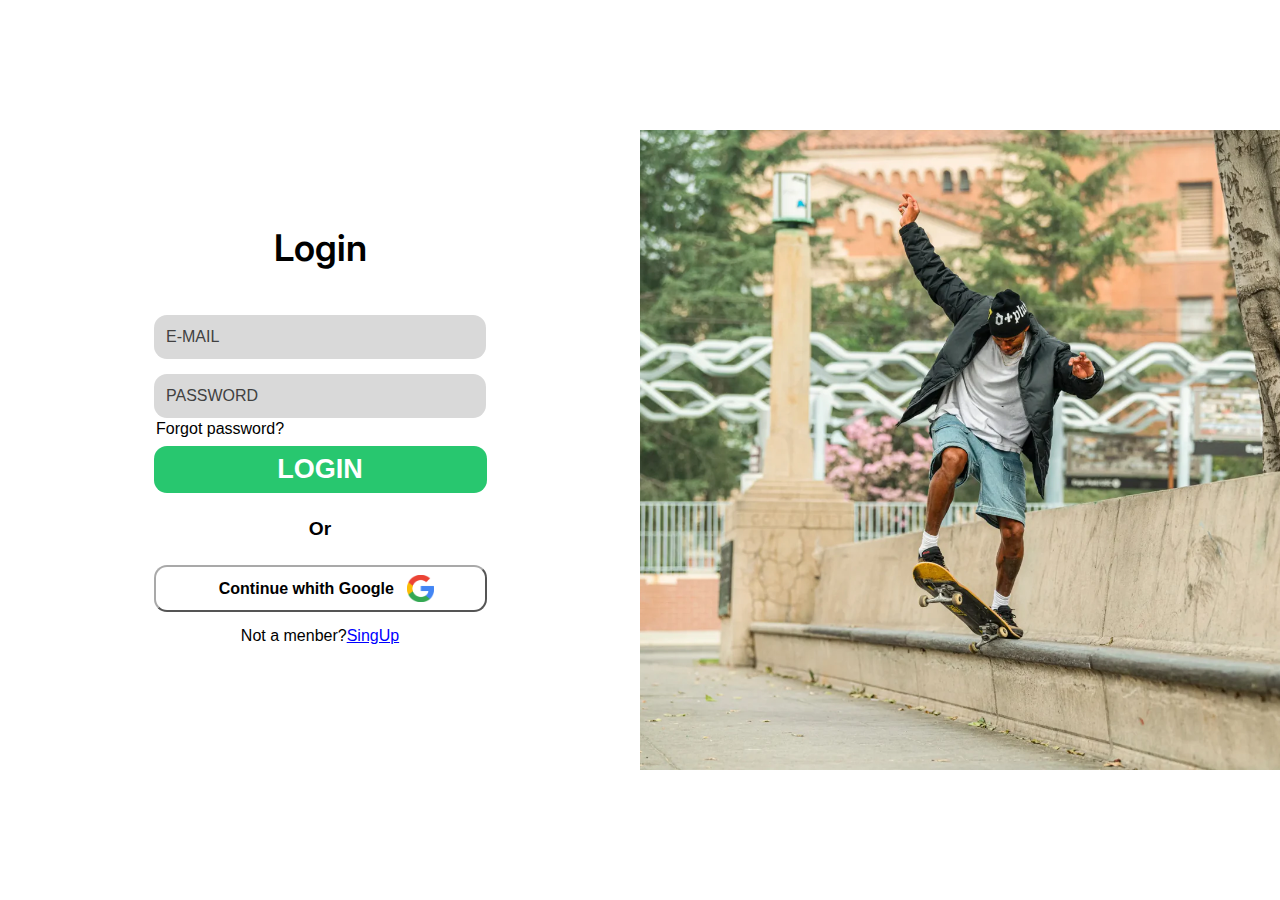
<file: login/login.html>
<!DOCTYPE html>
<html lang="pt-br">

<head>
    <meta charset="UTF-8">
    <meta http-equiv="X-UA-Compatible" content="IE=edge">
    <meta name="viewport" content="width=device-width, initial-scale=1.0">
    <link rel="stylesheet" href="login.css">
    <link rel="preconnect" href="https://fonts.googleapis.com">
    <link rel="preconnect" href="https://fonts.gstatic.com" crossorigin>
    <link href="https://fonts.googleapis.com/css2?family=Inter:wght@500&display=swap" rel="stylesheet">
    <title>Ekin - Login</title>
</head>

<body>

    <div class="conteiner">

        <!--formulario de login-->
        <section class="formSection">
            <form class="form" action="">

                <a class="loginText">Login</a>
                <!--EMAIL-->
                <input class="inputs" type="email" placeholder="E-MAIL">

                <!--SENHA-->
                <input class="inputs" type="PASSWORD" placeholder="PASSWORD">

                <a class="forgot">Forgot password?</a>

                <!--Botão para confirmar login-->
                <button class="loginButton">
                    <a style="color: white">LOGIN</a>
                </button>
                <a class="or">Or</a>

                <!--Botão vincular google-->
                <button class="googleButton">
                    <a>Continue whith Google</a>
                    <img class="googleLogo" src="../images/googleLogo.png">
                </button>
                <!--Texto de singUp-->
                <div class="singUp">
                    <p>Not a menber?</p>
                    <a href="../signup/singup.html" style="color: blue;" href="">SingUp</a>
                </div>
            </form>

        </section>
        <!--Imagem do skatista-->
        <section class="imagens">
            <img class="skatista" src="../images/skatista ontanas.png" alt="skatista">
        </section>

    </div>
</body>

</html>
</file>
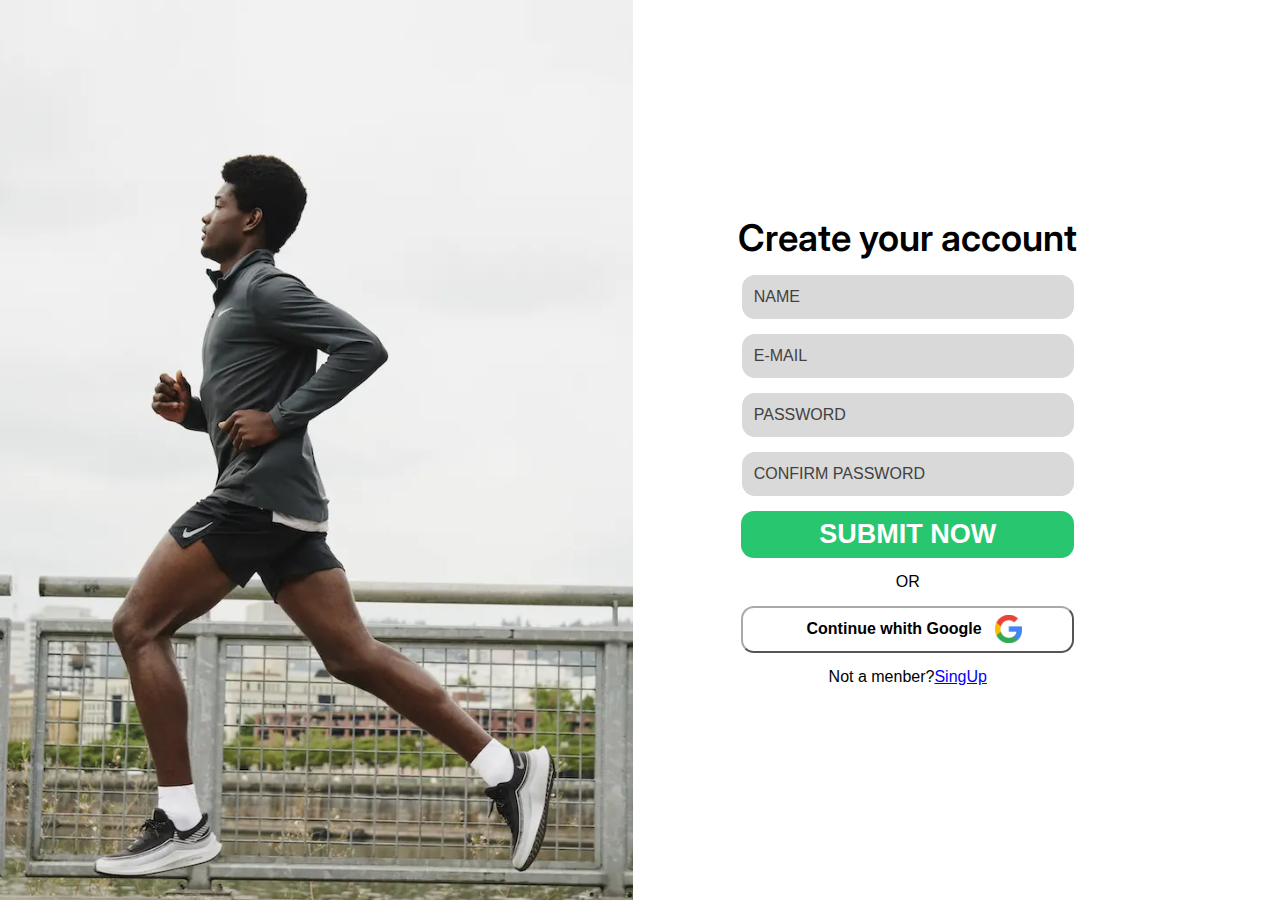
<file: signup/singup.html>
<!DOCTYPE html>
<html lang="pt-br">

<head>
    <meta charset="UTF-8">
    <meta http-equiv="X-UA-Compatible" content="IE=edge">
    <meta name="viewport" content="width=device-width, initial-scale=1.0">
    <link rel="stylesheet" href="singupStyle.css">
    <link rel="preconnect" href="https://fonts.googleapis.com">
    <link rel="preconnect" href="https://fonts.gstatic.com" crossorigin>
    <link href="https://fonts.googleapis.com/css2?family=Inter:wght@500&display=swap" rel="stylesheet">
    <title>Ekin - SingUp</title>
</head>

<body>

    <div class="conteiner">

        <!--Imagem do corredor-->
        <section class="imagens">

            <img class="runing" src="../images/singUpImg.png" alt="skatista">

        </section>

        <!--formulario de login-->
        <section class="formSection">

            <form class="form" action="">

                <!--Texto criate your account-->
                <a class="createText">Create your account</a>

                <!--Nome-->
                <input class="inputs" type="text" placeholder="NAME">

                <!--Email-->
                <input class="inputs" type="email" placeholder="E-MAIL">

                <!--Senha-->
                <input class="inputs" type="PASSWORD" placeholder="PASSWORD">

                <!--Confirmação de senha-->
                <input class="inputs" type="PASSWORD" placeholder="CONFIRM PASSWORD">

                <!--Botão para confirmar creação de conta-->
                <button class="submitButton">
                    <a style="color: white">SUBMIT NOW</a>
                </button>

                <a class="or">OR</a>

                <!--Botão vincular google-->
                <button class="googleButton">
                    <a>Continue whith Google</a>
                    <img class="googleLogo" src="../images/googleLogo.png">
                </button>

                <!--Texto de singUp-->
                <div class="singUp">
                    <a>Not a menber?</a>
                    <a style="color: blue;" href="">SingUp</a>
                </div>

            </form>

        </section>

    </div>
</body>

</html>
</file>
<file: login/login.css>
* {
    margin:0;
    padding:0;
    font-family: sans-serif;
    font-size:16px;
}
.conteiner{

    display: flex;
    flex-direction:row;
    align-items: center;
    align-content: center;

}
.imagens{
    display: flex;
    flex-direction: row;
    align-items: center;
    width: 50%; 
    overflow: hidden;  
    height: 100vh;

}
.skatista{
    width: 110%;
    height: auto;
}

/*IMAGEM*/
.formSection{
    display: flex;
    align-items: center;
    align-content: center;
    justify-content: space-around;

    width: 50%;

}

.form{    
    /*Formulario em coluna*/
    display: flex;
    flex-direction: column;
    align-items: center;

    /*Espaçamento entre os itens*/
    row-gap: 15px;
}

.loginText{
    font-family: 'Inter', sans-serif;

    transform: translateY(-30px);
    font-size: 230%;
    font-weight: 600;
}

.inputs{
    
    border-radius: 13px;
    border:none;

    padding: 12px;
    width: 308px;
    height: 20px;

    background-color: #D9D9D9;

}

.inputs::placeholder{

    color: #414141;
}

.forgot{

    transform: translate(-78%,-13px);
}

.or{
    font-size: larger;
    font-weight: 700;
    transform: translateY(-10px);
}

.loginButton{

    border-radius: 13px;
    border: none;
    
    font-family: 'Inter', sans-serif;
    font-weight: 800;

    align-items: center;

    height: 47px;
    width: 333px;

    background-color: #28C76F;
    cursor:pointer;
    transform: translateY(-20px);
    
}
.loginButton a {

    font-size:27px;
}
.googleButton{
    border-radius: 13px;
    border-color: darkgray;
    
    font-family: 'Inter', sans-serif;
    font-weight: 900;

    align-items: center;

    height: 47px;
    width: 333px;

    background-color: white;
    cursor:pointer;

    display: flex;
    flex-direction: row;
    align-items: center;
    justify-content:center ;
    
}
.googleButton a{
    font-size: medium;
}
.googleLogo{
    height: 65%;
    width: auto;
    transform: translateX(13px);

}
.singUp{
    display: flex;
    flex-direction: row;
}
</file>
<file: signup/singupStyle.css>
* {
    margin:0;
    padding:0;
    font-family: sans-serif;
    font-size:16px;
}
.conteiner{

    display: flex;
    flex-direction:row;
    align-items: center;
    align-content: center;
    column-gap: 15px;

}


/*IMAGEM*/
.formSection{
    display: flex;
    align-items: center;
    align-content: center;
    justify-content: space-around;

    width: 50%;

}
.imagens{
    display: flex;
    flex-direction: row;
    align-items: center;
    width: 50%; 
    overflow: hidden;  
    height: 100vh;

}
.runing{
    
    height: 100%;
    width: auto;
}

.form{    
    /*Formulario em coluna*/
    display: flex;
    flex-direction: column;
    align-items: center;
    justify-content: center;
    margin-left: -7rem;

    /*Espaçamento entre os itens*/
    row-gap: 15px;
}

.createText{
    font-family: 'Inter', sans-serif;

    font-size: 230%;
    font-weight: 600;
}

.inputs{
    
    border-radius: 13px;
    border:none;

    padding: 12px;
    width: 308px;
    height: 20px;

    background-color: #D9D9D9;

}

.inputs::placeholder{

    color: #414141;
}


.submitButton{

    border-radius: 13px;
    border: none;
    
    font-family: 'Inter', sans-serif;
    font-weight: 800;

    align-items: center;

    height: 47px;
    width: 333px;

    background-color: #28C76F;
    cursor:pointer;
    
}
.submitButton a {

    font-size:27px;
}

.googleButton{
    border-radius: 13px;
    border-color: darkgray;
    
    font-family: 'Inter', sans-serif;
    font-weight: 900;

    align-items: center;

    height: 47px;
    width: 333px;

    background-color: white;
    cursor:pointer;

    display: flex;
    flex-direction: row;
    align-items: center;
    justify-content:center;
    
}
.googleButton a{
    font-size: medium;
}
.googleLogo{
    height: 65%;
    width: auto;
    transform: translateX(13px);

}
.singUp{
    display: flex;
    flex-direction: row;
}
</file>
